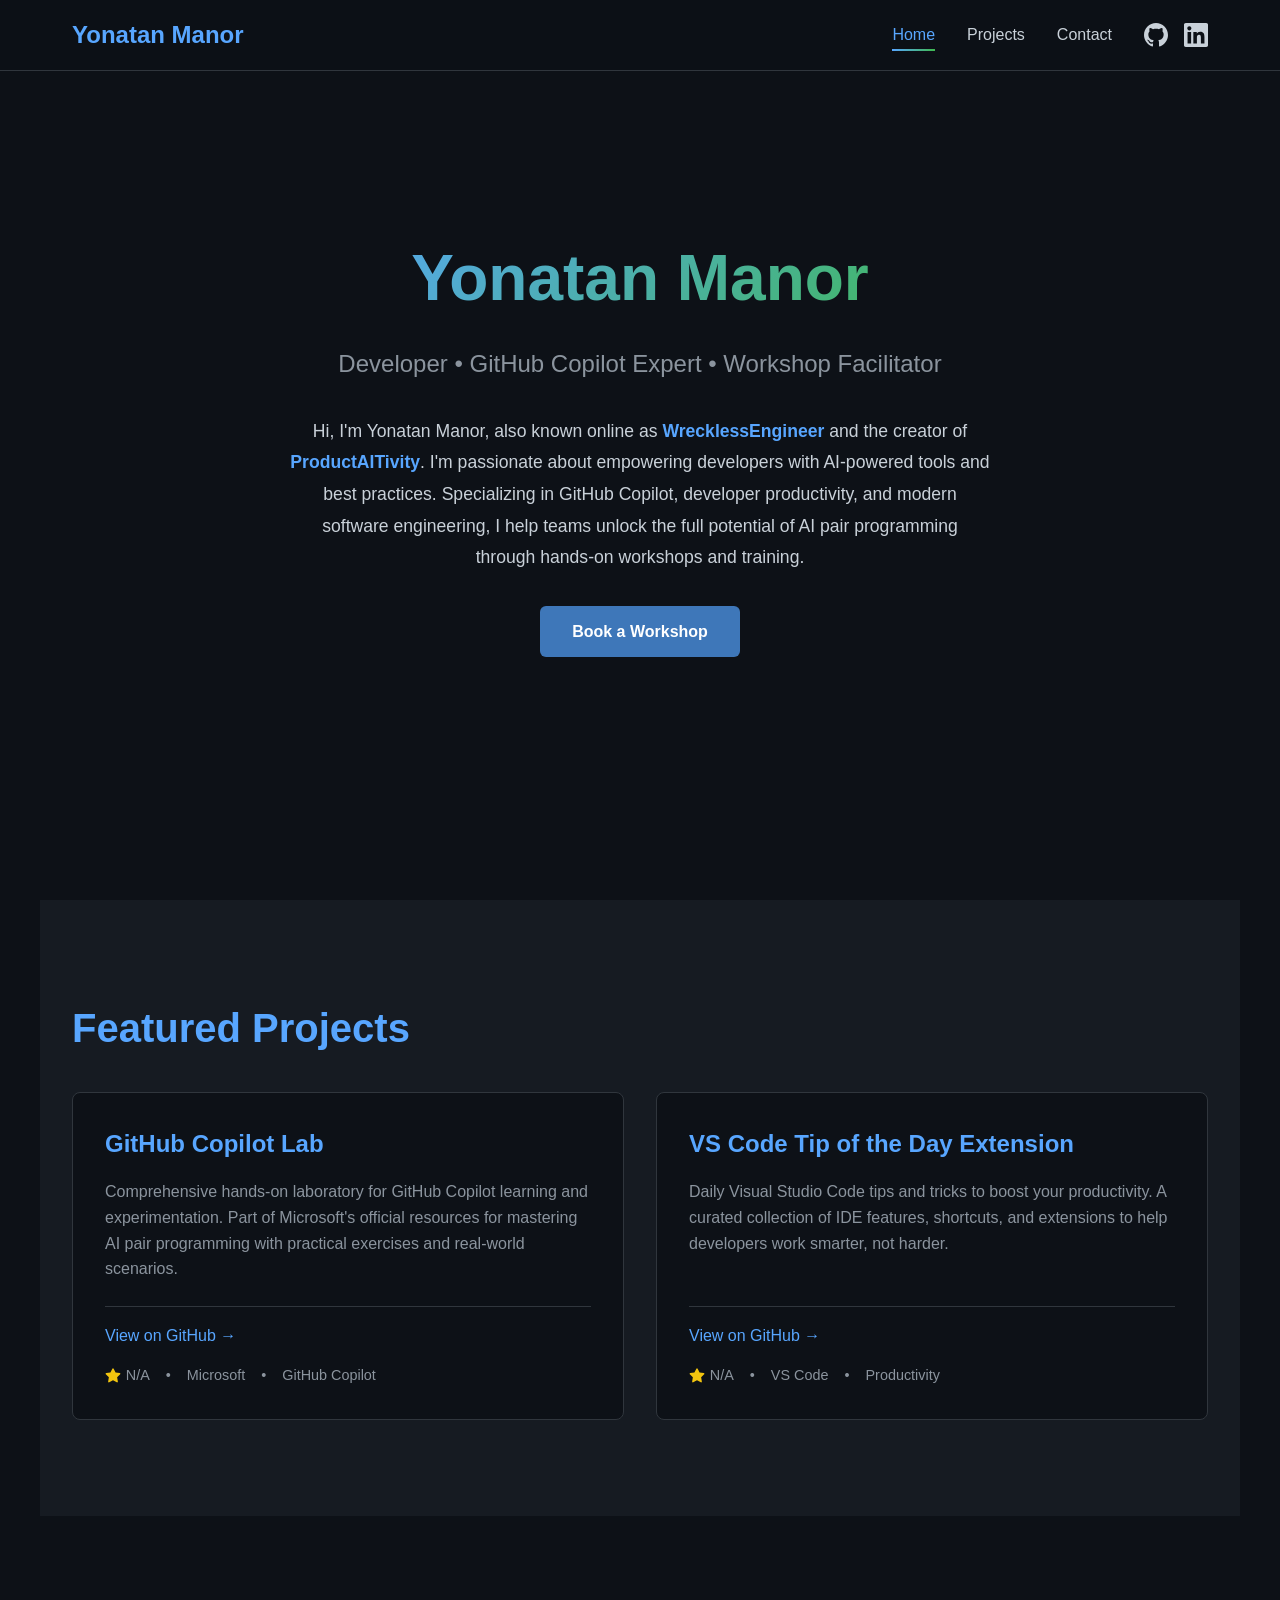
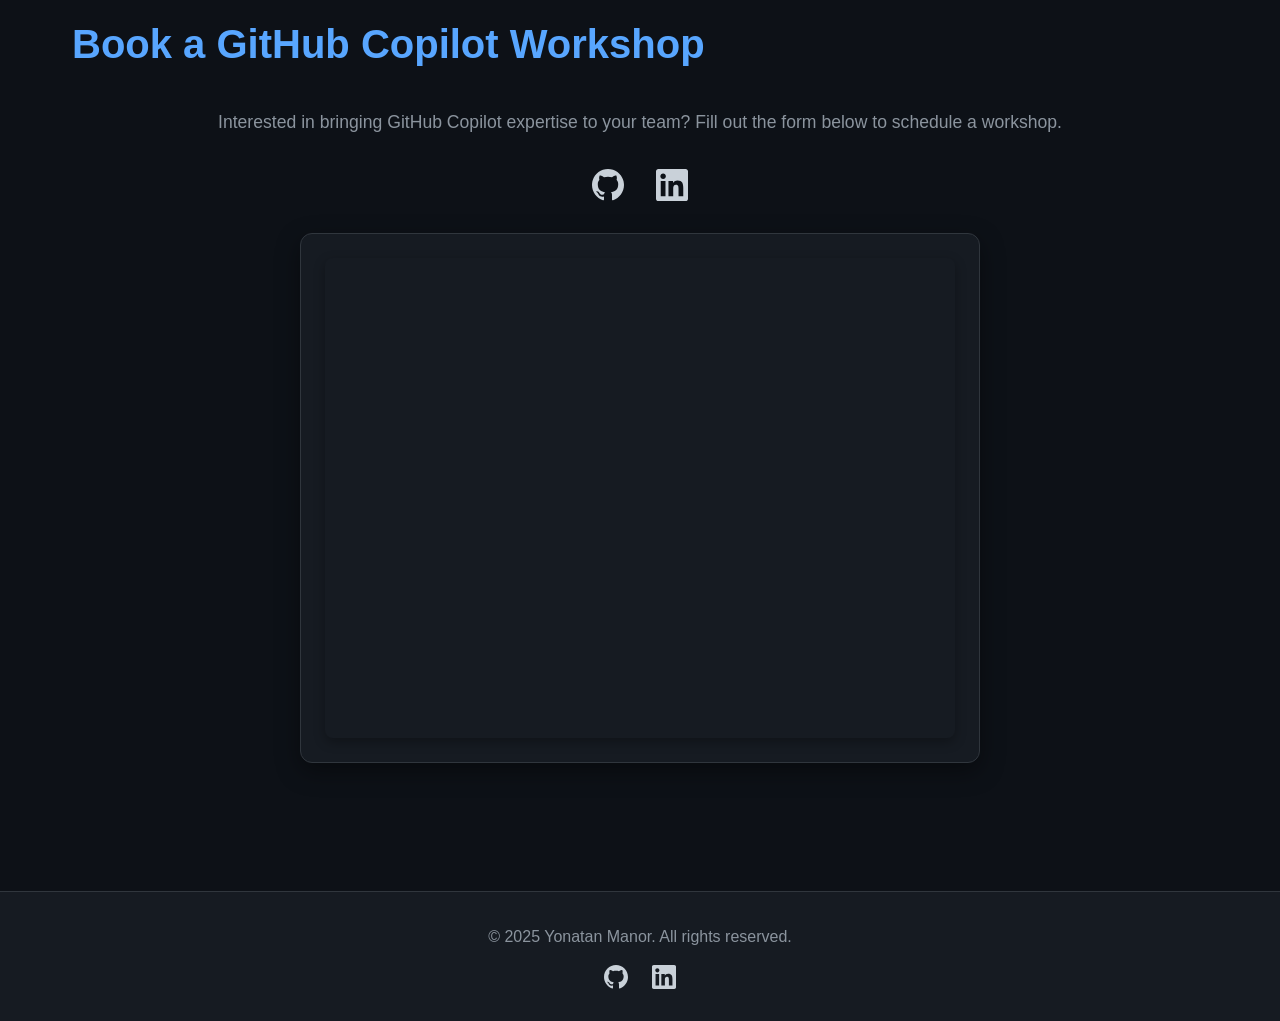
<file: index.html>
<!DOCTYPE html>
<html lang="en">
<head>
    <meta charset="UTF-8">
    <meta name="viewport" content="width=device-width, initial-scale=1.0">
    <title>Yonatan Manor - Developer & GitHub Copilot Expert</title>
    <link rel="icon" type="image/svg+xml" href="favicon.svg">
    <link rel="stylesheet" href="styles.css">
</head>
<body>
    <!-- Navigation -->
    <nav>
        <div class="container">
            <div class="logo">Yonatan Manor</div>
            <button class="hamburger" aria-label="Toggle navigation menu" aria-expanded="false">
                <span></span>
                <span></span>
                <span></span>
            </button>
            <div class="nav-menu">
                <ul class="nav-links">
                    <li><a href="#hero">Home</a></li>
                    <li><a href="#repositories">Projects</a></li>
                    <li><a href="#contact">Contact</a></li>
                </ul>
                <div class="nav-social-icons">
                    <a href="https://github.com/m-tantan" target="_blank" rel="noopener noreferrer" aria-label="GitHub" title="GitHub">
                        <svg width="24" height="24" viewBox="0 0 24 24" fill="currentColor">
                            <path d="M12 0c-6.626 0-12 5.373-12 12 0 5.302 3.438 9.8 8.207 11.387.599.111.793-.261.793-.577v-2.234c-3.338.726-4.033-1.416-4.033-1.416-.546-1.387-1.333-1.756-1.333-1.756-1.089-.745.083-.729.083-.729 1.205.084 1.839 1.237 1.839 1.237 1.07 1.834 2.807 1.304 3.492.997.107-.775.418-1.305.762-1.604-2.665-.305-5.467-1.334-5.467-5.931 0-1.311.469-2.381 1.236-3.221-.124-.303-.535-1.524.117-3.176 0 0 1.008-.322 3.301 1.23.957-.266 1.983-.399 3.003-.404 1.02.005 2.047.138 3.006.404 2.291-1.552 3.297-1.23 3.297-1.23.653 1.653.242 2.874.118 3.176.77.84 1.235 1.911 1.235 3.221 0 4.609-2.807 5.624-5.479 5.921.43.372.823 1.102.823 2.222v3.293c0 .319.192.694.801.576 4.765-1.589 8.199-6.086 8.199-11.386 0-6.627-5.373-12-12-12z"/>
                        </svg>
                    </a>
                    <a href="https://www.linkedin.com/in/yomanor" target="_blank" rel="noopener noreferrer" aria-label="LinkedIn" title="LinkedIn">
                        <svg width="24" height="24" viewBox="0 0 24 24" fill="currentColor">
                            <path d="M20.447 20.452h-3.554v-5.569c0-1.328-.027-3.037-1.852-3.037-1.853 0-2.136 1.445-2.136 2.939v5.667H9.351V9h3.414v1.561h.046c.477-.9 1.637-1.85 3.37-1.85 3.601 0 4.267 2.37 4.267 5.455v6.286zM5.337 7.433c-1.144 0-2.063-.926-2.063-2.065 0-1.138.92-2.063 2.063-2.063 1.14 0 2.064.925 2.064 2.063 0 1.139-.925 2.065-2.064 2.065zm1.782 13.019H3.555V9h3.564v11.452zM22.225 0H1.771C.792 0 0 .774 0 1.729v20.542C0 23.227.792 24 1.771 24h20.451C23.2 24 24 23.227 24 22.271V1.729C24 .774 23.2 0 22.222 0h.003z"/>
                        </svg>
                    </a>
                </div>
            </div>
        </div>
    </nav>

    <!-- Hero Section -->
    <section id="hero">
        <div>
            <h1>Yonatan Manor</h1>
            <p class="subtitle">Developer • GitHub Copilot Expert • Workshop Facilitator</p>
            <p class="bio">
                Hi, I'm Yonatan Manor, also known online as <strong><a
                        href="https://marketplace.visualstudio.com/publishers/WrecklessEngineer" target="_blank"
                        rel="noopener noreferrer">WrecklessEngineer</a></strong> and the creator of <strong><a
                        href="https://www.youtube.com/@ProductAItivity" target="_blank"
                        rel="noopener noreferrer">ProductAITivity</a></strong>.
                I'm passionate about empowering developers with AI-powered tools and best practices. 
                Specializing in GitHub Copilot, developer productivity, and modern software engineering, 
                I help teams unlock the full potential of AI pair programming through hands-on workshops and training.
            </p>
            <a href="#contact" class="btn">Book a Workshop</a>
        </div>
    </section>

    <!-- Repositories Section -->
    <section id="repositories">
        <h2>Featured Projects</h2>
        <div class="repo-grid">
            <div class="repo-card" data-repo="Microsoft/GHCP-Lab">
                <div class="repo-card-content">
                    <h3>GitHub Copilot Lab</h3>
                    <p>
                        Comprehensive hands-on laboratory for GitHub Copilot learning and experimentation.
                        Part of Microsoft's official resources for mastering AI pair programming with practical exercises and real-world
                        scenarios.
                    </p>
                </div>
                <div class="repo-card-footer">
                    <a href="https://github.com/Microsoft/GHCP-Lab" class="repo-link" target="_blank" rel="noopener noreferrer">
                        View on GitHub →
                    </a>
                    <div class="repo-meta">
                        <span class="repo-stars" data-loading="true">
                            <svg width="16" height="16" viewBox="0 0 16 16" fill="currentColor" style="vertical-align: text-bottom;">
                                <path d="M8 .25a.75.75 0 01.673.418l1.882 3.815 4.21.612a.75.75 0 01.416 1.279l-3.046 2.97.719 4.192a.75.75 0 01-1.088.791L8 12.347l-3.766 1.98a.75.75 0 01-1.088-.79l.72-4.194L.818 6.374a.75.75 0 01.416-1.28l4.21-.611L7.327.668A.75.75 0 018 .25z"/>
                            </svg>
                            <span class="star-count">...</span>
                        </span>
                        <span>•</span>
                        <span>Microsoft</span>
                        <span>•</span>
                        <span>GitHub Copilot</span>
                    </div>
                    </div>
            </div>

            <div class="repo-card" data-repo="m-tantan/vsc-tip-of-the-day">
                <div class="repo-card-content">
                    <h3>VS Code Tip of the Day Extension</h3>
                    <p>
                        Daily Visual Studio Code tips and tricks to boost your productivity.
                        A curated collection of IDE features, shortcuts, and extensions to help developers work smarter, not harder.
                    </p>
                </div>
                <div class="repo-card-footer">
                    <a href="https://github.com/m-tantan/vsc-tip-of-the-day" class="repo-link" target="_blank" rel="noopener noreferrer">
                        View on GitHub →
                    </a>
                    <div class="repo-meta">
                        <span class="repo-stars" data-loading="true">
                            <svg width="16" height="16" viewBox="0 0 16 16" fill="currentColor" style="vertical-align: text-bottom;">
                                <path d="M8 .25a.75.75 0 01.673.418l1.882 3.815 4.21.612a.75.75 0 01.416 1.279l-3.046 2.97.719 4.192a.75.75 0 01-1.088.791L8 12.347l-3.766 1.98a.75.75 0 01-1.088-.79l.72-4.194L.818 6.374a.75.75 0 01.416-1.28l4.21-.611L7.327.668A.75.75 0 018 .25z"/>
                            </svg>
                            <span class="star-count">...</span>
                        </span>
                        <span>•</span>
                        <span>VS Code</span>
                        <span>•</span>
                        <span>Productivity</span>
                    </div>
                </div>
            </div>
        </div>
    </section>

    <!-- Contact Section -->
    <section id="contact">
        <h2>Book a GitHub Copilot Workshop</h2>
        <p class="contact-intro">
            Interested in bringing GitHub Copilot expertise to your team? Fill out the form below to schedule a workshop.
        </p>
        <div class="contact-social-icons">
            <a href="https://github.com/m-tantan" target="_blank" rel="noopener noreferrer" aria-label="GitHub" title="GitHub">
                <svg width="32" height="32" viewBox="0 0 24 24" fill="currentColor">
                    <path d="M12 0c-6.626 0-12 5.373-12 12 0 5.302 3.438 9.8 8.207 11.387.599.111.793-.261.793-.577v-2.234c-3.338.726-4.033-1.416-4.033-1.416-.546-1.387-1.333-1.756-1.333-1.756-1.089-.745.083-.729.083-.729 1.205.084 1.839 1.237 1.839 1.237 1.07 1.834 2.807 1.304 3.492.997.107-.775.418-1.305.762-1.604-2.665-.305-5.467-1.334-5.467-5.931 0-1.311.469-2.381 1.236-3.221-.124-.303-.535-1.524.117-3.176 0 0 1.008-.322 3.301 1.23.957-.266 1.983-.399 3.003-.404 1.02.005 2.047.138 3.006.404 2.291-1.552 3.297-1.23 3.297-1.23.653 1.653.242 2.874.118 3.176.77.84 1.235 1.911 1.235 3.221 0 4.609-2.807 5.624-5.479 5.921.43.372.823 1.102.823 2.222v3.293c0 .319.192.694.801.576 4.765-1.589 8.199-6.086 8.199-11.386 0-6.627-5.373-12-12-12z"/>
                </svg>
            </a>
            <a href="https://www.linkedin.com/in/yomanor" target="_blank" rel="noopener noreferrer" aria-label="LinkedIn" title="LinkedIn">
                <svg width="32" height="32" viewBox="0 0 24 24" fill="currentColor">
                    <path d="M20.447 20.452h-3.554v-5.569c0-1.328-.027-3.037-1.852-3.037-1.853 0-2.136 1.445-2.136 2.939v5.667H9.351V9h3.414v1.561h.046c.477-.9 1.637-1.85 3.37-1.85 3.601 0 4.267 2.37 4.267 5.455v6.286zM5.337 7.433c-1.144 0-2.063-.926-2.063-2.065 0-1.138.92-2.063 2.063-2.063 1.14 0 2.064.925 2.064 2.063 0 1.139-.925 2.065-2.064 2.065zm1.782 13.019H3.555V9h3.564v11.452zM22.225 0H1.771C.792 0 0 .774 0 1.729v20.542C0 23.227.792 24 1.771 24h20.451C23.2 24 24 23.227 24 22.271V1.729C24 .774 23.2 0 22.222 0h.003z"/>
                </svg>
            </a>
        </div>
        <div class="contact-form">
            <iframe width="640px" height="480px"
                src="https://forms.office.com/Pages/ResponsePage.aspx?id=DQSIkWdsW0yxEjajBLZtrQAAAAAAAAAAAANAAcaQphJUMDdVS1NVQjBKU1FVS0pESVRWRTlLWTBTVy4u&embed=true"
                title="Book a GitHub Copilot Workshop" style="border: none; max-width:100%; max-height:100vh;" allowfullscreen>
            </iframe>
        </div>
    </section>

    <!-- Footer -->
    <footer>
        <p>&copy; 2025 Yonatan Manor. All rights reserved.</p>
        <div class="footer-social-icons">
            <a href="https://github.com/m-tantan" target="_blank" rel="noopener noreferrer" aria-label="GitHub" title="GitHub">
                <svg width="24" height="24" viewBox="0 0 24 24" fill="currentColor">
                    <path d="M12 0c-6.626 0-12 5.373-12 12 0 5.302 3.438 9.8 8.207 11.387.599.111.793-.261.793-.577v-2.234c-3.338.726-4.033-1.416-4.033-1.416-.546-1.387-1.333-1.756-1.333-1.756-1.089-.745.083-.729.083-.729 1.205.084 1.839 1.237 1.839 1.237 1.07 1.834 2.807 1.304 3.492.997.107-.775.418-1.305.762-1.604-2.665-.305-5.467-1.334-5.467-5.931 0-1.311.469-2.381 1.236-3.221-.124-.303-.535-1.524.117-3.176 0 0 1.008-.322 3.301 1.23.957-.266 1.983-.399 3.003-.404 1.02.005 2.047.138 3.006.404 2.291-1.552 3.297-1.23 3.297-1.23.653 1.653.242 2.874.118 3.176.77.84 1.235 1.911 1.235 3.221 0 4.609-2.807 5.624-5.479 5.921.43.372.823 1.102.823 2.222v3.293c0 .319.192.694.801.576 4.765-1.589 8.199-6.086 8.199-11.386 0-6.627-5.373-12-12-12z"/>
                </svg>
            </a>
            <a href="https://www.linkedin.com/in/yomanor" target="_blank" rel="noopener noreferrer" aria-label="LinkedIn" title="LinkedIn">
                <svg width="24" height="24" viewBox="0 0 24 24" fill="currentColor">
                    <path d="M20.447 20.452h-3.554v-5.569c0-1.328-.027-3.037-1.852-3.037-1.853 0-2.136 1.445-2.136 2.939v5.667H9.351V9h3.414v1.561h.046c.477-.9 1.637-1.85 3.37-1.85 3.601 0 4.267 2.37 4.267 5.455v6.286zM5.337 7.433c-1.144 0-2.063-.926-2.063-2.065 0-1.138.92-2.063 2.063-2.063 1.14 0 2.064.925 2.064 2.063 0 1.139-.925 2.065-2.064 2.065zm1.782 13.019H3.555V9h3.564v11.452zM22.225 0H1.771C.792 0 0 .774 0 1.729v20.542C0 23.227.792 24 1.771 24h20.451C23.2 24 24 23.227 24 22.271V1.729C24 .774 23.2 0 22.222 0h.003z"/>
                </svg>
            </a>
        </div>
    </footer>

    <script src="script.js"></script>
</body>
</html>
</file>
<file: styles.css>
* {
    margin: 0;
    padding: 0;
    box-sizing: border-box;
}

:root {
    --primary-color: #0366d6;
    --secondary-color: #24292e;
    --background-dark: #0d1117;
    --background-light: #161b22;
    --text-primary: #c9d1d9;
    --text-secondary: #8b949e;
    --accent-color: #58a6ff;
    --border-color: #30363d;
    --success-color: #3fb950;
}

html {
    scroll-behavior: smooth;
}

body {
    font-family: -apple-system, BlinkMacSystemFont, "Segoe UI", Roboto, "Helvetica Neue", Arial, sans-serif;
    line-height: 1.6;
    background-color: var(--background-dark);
    color: var(--text-primary);
}

/* Navigation */
nav {
    position: fixed;
    top: 0;
    width: 100%;
    background-color: rgba(13, 17, 23, 0.95);
    backdrop-filter: blur(10px);
    border-bottom: 1px solid var(--border-color);
    z-index: 1000;
    padding: 1rem 0;
}

nav .container {
    max-width: 1200px;
    margin: 0 auto;
    padding: 0 2rem;
    display: flex;
    justify-content: space-between;
    align-items: center;
}

nav .logo {
    font-size: 1.5rem;
    font-weight: bold;
    color: var(--accent-color);
    z-index: 1001;
}

/* Hamburger Menu Button */
.hamburger {
    display: none;
    flex-direction: column;
    gap: 5px;
    background: none;
    border: none;
    cursor: pointer;
    padding: 5px;
    z-index: 1001;
    transition: transform 0.3s ease;
}

.hamburger span {
    width: 25px;
    height: 3px;
    background-color: var(--text-primary);
    border-radius: 3px;
    transition: all 0.3s ease;
}

.hamburger:hover span {
    background-color: var(--accent-color);
}

.hamburger.active span:nth-child(1) {
    transform: translateY(8px) rotate(45deg);
}

.hamburger.active span:nth-child(2) {
    opacity: 0;
}

.hamburger.active span:nth-child(3) {
    transform: translateY(-8px) rotate(-45deg);
}

/* Navigation Menu */
.nav-menu {
    display: flex;
    align-items: center;
    gap: 2rem;
}

.nav-links {
    list-style: none;
    display: flex;
    gap: 2rem;
    margin: 0;
}

.nav-links a {
    color: var(--text-primary);
    text-decoration: none;
    transition: color 0.3s ease;
    font-weight: 500;
    position: relative;
    padding: 0.5rem 0;
}

.nav-links a::after {
    content: '';
    position: absolute;
    bottom: 0;
    left: 0;
    width: 0;
    height: 2px;
    background: linear-gradient(90deg, var(--accent-color), var(--success-color));
    transition: width 0.3s ease;
}

.nav-links a:hover {
    color: var(--accent-color);
}

.nav-links a:hover::after {
    width: 100%;
}

/* Active state for current section */
.nav-links a.active {
    color: var(--accent-color);
}

.nav-links a.active::after {
    width: 100%;
}

/* Social Icons - Base Styles */
.social-icons a,
.contact-social-icons a,
.footer-social-icons a,
.nav-social-icons a {
    display: flex;
    align-items: center;
    color: var(--text-primary);
    transition: color 0.3s, transform 0.2s;
}

.social-icons a:hover,
.contact-social-icons a:hover,
.footer-social-icons a:hover,
.nav-social-icons a:hover {
    color: var(--accent-color);
    transform: translateY(-2px);
}

/* Social Icons in Navigation */
.nav-social-icons {
    display: flex;
    gap: 1rem;
    align-items: center;
}

/* Sections */
section {
    padding: 6rem 2rem;
    max-width: 1200px;
    margin: 0 auto;
    scroll-margin-top: 80px;
}

section h2 {
    font-size: 2.5rem;
    margin-bottom: 2rem;
    color: var(--accent-color);
}

/* Hero Section */
#hero {
    min-height: 100vh;
    display: flex;
    align-items: center;
    justify-content: center;
    text-align: center;
    padding-top: 80px;
}

#hero h1 {
    font-size: 4rem;
    margin-bottom: 1rem;
    background: linear-gradient(135deg, var(--accent-color), var(--success-color));
    -webkit-background-clip: text;
    -webkit-text-fill-color: transparent;
    background-clip: text;
}

#hero .subtitle {
    font-size: 1.5rem;
    color: var(--text-secondary);
    margin-bottom: 2rem;
}

#hero .bio {
    max-width: 700px;
    margin: 0 auto 2rem;
    font-size: 1.1rem;
    line-height: 1.8;
}

#hero .bio strong {
    color: var(--accent-color);
    font-weight: 600;
}

#hero .bio strong a {
    color: var(--accent-color);
    text-decoration: none;
    position: relative;
    transition: color 0.3s ease;
}

#hero .bio strong a::after {
    content: '';
    position: absolute;
    bottom: -2px;
    left: 0;
    width: 0;
    height: 2px;
    background: linear-gradient(90deg, var(--accent-color), var(--success-color));
    transition: width 0.3s ease;
}

#hero .bio strong a:hover {
    color: var(--success-color);
}

#hero .bio strong a:hover::after {
    width: 100%;
}

.btn {
    display: inline-block;
    padding: 0.8rem 2rem;
    background-color: #3e77b9;
    color: white;
    text-decoration: none;
    border-radius: 6px;
    font-weight: 600;
    transition: background-color 0.3s, transform 0.2s;
    border: none;
    cursor: pointer;
    font-size: 1rem;
}

.btn:hover {
    background-color: #1f6feb;
    transform: translateY(-2px);
}

/* Repositories Section */
#repositories {
    background-color: var(--background-light);
}

.repo-grid {
    display: grid;
    grid-template-columns: repeat(auto-fit, minmax(300px, 1fr));
    gap: 2rem;
    margin-top: 2rem;
}

.repo-card {
    background-color: var(--background-dark);
    border: 1px solid var(--border-color);
    border-radius: 8px;
    padding: 2rem;
    transition: transform 0.3s, border-color 0.3s;
    display: flex;
    flex-direction: column;
}

.repo-card:hover {
    transform: translateY(-5px);
    border-color: var(--accent-color);
}

.repo-card-content {
    flex: 1;
}

.repo-card-content h3 {
    color: var(--accent-color);
    margin-bottom: 1rem;
    font-size: 1.5rem;
}

.repo-card-content p {
    color: var(--text-secondary);
    margin-bottom: 1.5rem;
}

.repo-card-footer {
    margin-top: auto;
    padding-top: 1rem;
    border-top: 1px solid var(--border-color);
}

.repo-card-footer .repo-link {
    color: var(--accent-color);
    text-decoration: none;
    display: inline-flex;
    align-items: center;
    gap: 0.5rem;
    margin-bottom: 1rem;
}

.repo-card-footer .repo-link:hover {
    text-decoration: underline;
}

.repo-meta {
    display: flex;
    gap: 1rem;
    font-size: 0.9rem;
    color: var(--text-secondary);
    align-items: center;
}

.repo-stars {
    display: inline-flex;
    align-items: center;
    gap: 0.3rem;
    color: var(--text-secondary);
}

.repo-stars[data-loading] .star-count {
    opacity: 0.5;
}

.repo-stars svg {
    color: #f1c40f;
}

/* Contact Section */
#contact {
    background-color: var(--background-dark);
}

.contact-intro {
    text-align: center;
    font-size: 1.1rem;
    color: var(--text-secondary);
    margin-bottom: 2rem;
}

.contact-social-icons {
    display: flex;
    justify-content: center;
    gap: 2rem;
    margin-bottom: 2rem;
}

/* .contact-social-icons a:hover {
    transform: translateY(-3px);
} */

.contact-form {
    max-width: 680px;
    margin: 2rem auto;
    background-color: var(--background-light);
    border: 1px solid var(--border-color);
    border-radius: 12px;
    padding: 1.5rem;
    box-shadow: 0 8px 24px rgba(0, 0, 0, 0.4);
}

.contact-form iframe {
    border-radius: 8px;
    display: block;
    margin: 0 auto;
    box-shadow: 0 4px 12px rgba(0, 0, 0, 0.3);
}

.form-group {
    margin-bottom: 1.5rem;
}

.form-group label {
    display: block;
    margin-bottom: 0.5rem;
    color: var(--text-primary);
    font-weight: 500;
}

.form-group input,
.form-group textarea,
.form-group select {
    width: 100%;
    padding: 0.8rem;
    background-color: var(--background-light);
    border: 1px solid var(--border-color);
    border-radius: 6px;
    color: var(--text-primary);
    font-family: inherit;
    font-size: 1rem;
}

.form-group input:focus,
.form-group textarea:focus,
.form-group select:focus {
    outline: none;
    border-color: var(--accent-color);
}

.form-group textarea {
    min-height: 150px;
    resize: vertical;
}

/* Footer */
footer {
    background-color: var(--background-light);
    padding: 2rem;
    text-align: center;
    color: var(--text-secondary);
    border-top: 1px solid var(--border-color);
}

.footer-social-icons {
    display: flex;
    justify-content: center;
    gap: 1.5rem;
    margin-top: 1rem;
}

footer a {
    color: var(--accent-color);
    text-decoration: none;
}

footer a:hover {
    text-decoration: underline;
}

/* Responsive Design */
@media (max-width: 768px) {
    /* Show hamburger menu */
    .hamburger {
        display: flex;
    }

    /* Hide navigation menu by default on mobile */
    .nav-menu {
        position: fixed;
        top: 0;
        right: -100%;
        height: 100vh;
        width: 280px;
        background-color: var(--background-dark);
        border-left: 1px solid var(--border-color);
        flex-direction: column;
        justify-content: flex-start;
        padding: 5rem 2rem 2rem;
        gap: 3rem;
        transition: right 0.4s cubic-bezier(0.68, -0.55, 0.265, 1.55);
        box-shadow: -5px 0 15px rgba(0, 0, 0, 0.3);
    }

    /* Show menu when active */
    .nav-menu.active {
        right: 0;
    }

    /* Stack navigation links vertically */
    .nav-links {
        flex-direction: column;
        gap: 1.5rem;
        width: 100%;
    }

    .nav-links li {
        width: 100%;
    }

    .nav-links a {
        display: block;
        padding: 1rem;
        font-size: 1.2rem;
        border-radius: 8px;
        background: linear-gradient(90deg, transparent, transparent);
        transition: all 0.3s ease;
    }

    .nav-links a:hover,
    .nav-links a.active {
        background: linear-gradient(90deg, var(--accent-color) 0%, transparent 100%);
        padding-left: 1.5rem;
        box-shadow: 0 0 20px rgba(88, 166, 255, 0.2);
    }

    .nav-links a::after {
        display: none;
    }

    /* Position social icons at bottom of mobile menu */
    .nav-social-icons {
        gap: 1.5rem;
        margin-top: auto;
        padding-top: 2rem;
        border-top: 1px solid var(--border-color);
        justify-content: center;
    }

    .nav-social-icons svg {
        width: 28px;
        height: 28px;
    }

    section {
        padding: 4rem 1.5rem;
        scroll-margin-top: 100px;
    }

    #hero {
        padding-top: 120px;
    }

    #hero h1 {
        font-size: 2.5rem;
    }

    #hero .subtitle {
        font-size: 1.2rem;
    }

    section h2 {
        font-size: 2rem;
    }

    .repo-grid {
        grid-template-columns: 1fr;
    }

    .contact-social-icons {
        gap: 1.5rem;
    }

    .contact-form {
        padding: 1rem;
        margin: 1rem;
    }

    .contact-form iframe {
        width: 100%;
        height: 600px;
    }

    .footer-social-icons {
        gap: 1rem;
    }
}
</file>
